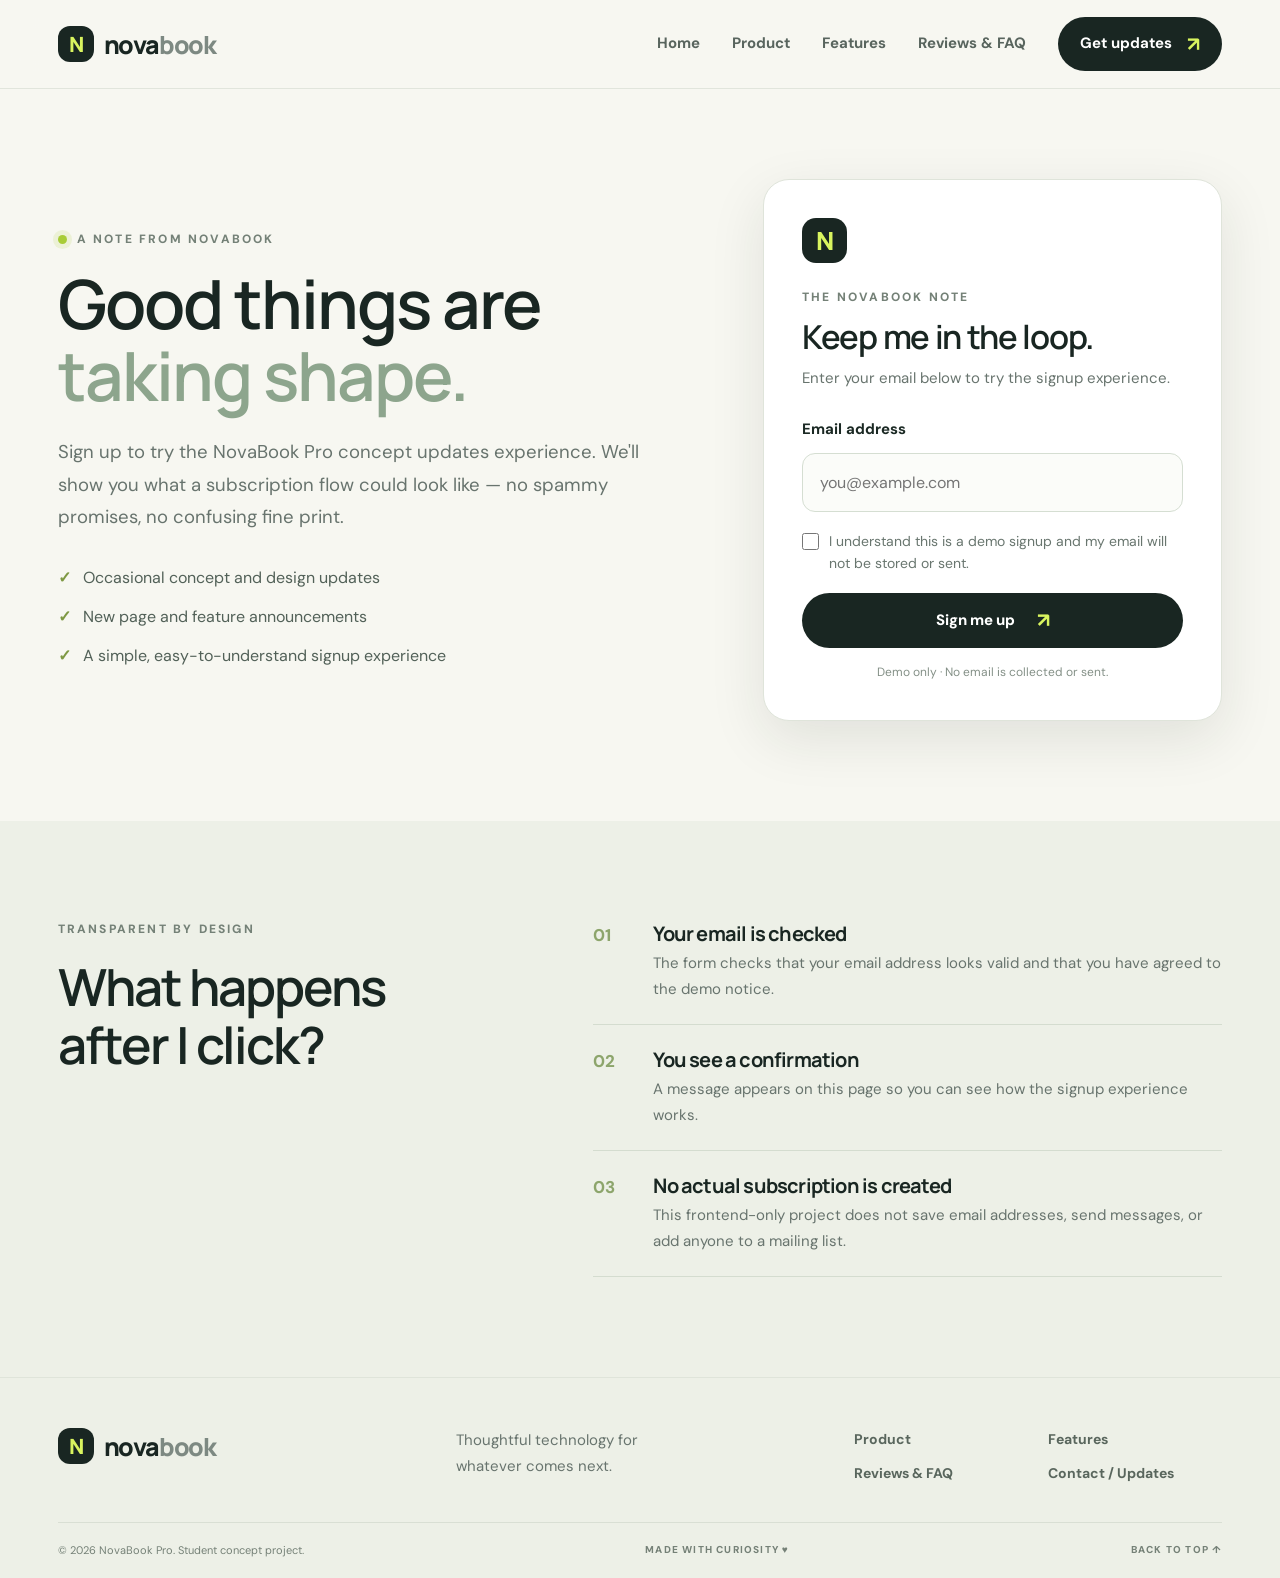
<file: updates.html>
<!DOCTYPE html>
<html lang="en">
<head>
    <meta charset="UTF-8">
    <meta name="viewport" content="width=device-width, initial-scale=1.0">
    <meta name="description" content="Sign up for NovaBook Pro concept updates.">

    <title>Product Updates — NovaBook Pro</title>

    <link rel="preconnect" href="https://fonts.googleapis.com">
    <link rel="preconnect" href="https://fonts.gstatic.com" crossorigin>

    <link
        href="https://fonts.googleapis.com/css2?family=DM+Sans:wght@400;500;600;700&family=Manrope:wght@400;500;600;700;800&display=swap"
        rel="stylesheet"
    >

    <link rel="stylesheet" href="style.css">
    <script src="script.js" defer></script>
</head>

<body id="top">

    <header class="site-header">
        <div class="container nav-wrap">

            <a class="brand" href="index.html">
                <span class="brand-mark">N</span>
                <span>nova<span class="brand-muted">book</span></span>
            </a>

            <button
                class="menu-toggle"
                type="button"
                aria-label="Open navigation"
                aria-expanded="false"
                aria-controls="main-navigation"
            >
                <span></span>
                <span></span>
            </button>

            <nav class="site-nav" id="main-navigation" aria-label="Main navigation">
                <a href="index.html">Home</a>
                <a href="product.html">Product</a>
                <a href="features.html">Features</a>
                <a href="reviews.html">Reviews &amp; FAQ</a>
                <a class="nav-cta active" href="updates.html">
                    Get updates <span>↗</span>
                </a>
            </nav>

        </div>
    </header>

    <main>

        <section class="updates-hero section-space">
            <div class="container updates-grid">

                <div class="updates-intro">
                    <p class="eyebrow">
                        <span class="eyebrow-dot"></span>
                        A note from NovaBook
                    </p>

                    <h1>
                        Good things are
                        <span>taking shape.</span>
                    </h1>

                    <p class="lead">
                        Sign up to try the NovaBook Pro concept updates
                        experience. We'll show you what a subscription
                        flow could look like — no spammy promises,
                        no confusing fine print.
                    </p>

                    <ul class="check-list">
                        <li>
                            <span>✓</span>
                            Occasional concept and design updates
                        </li>
                        <li>
                            <span>✓</span>
                            New page and feature announcements
                        </li>
                        <li>
                            <span>✓</span>
                            A simple, easy-to-understand signup experience
                        </li>
                    </ul>
                </div>

                <div class="signup-card">

                    <div class="signup-symbol">N</div>

                    <p class="eyebrow">THE NOVABOOK NOTE</p>

                    <h2>Keep me in the loop.</h2>

                    <p class="body-copy">
                        Enter your email below to try the signup experience.
                    </p>

                    <form id="updates-form" novalidate>

                        <label for="email">Email address</label>

                        <input
                            type="email"
                            id="email"
                            name="email"
                            placeholder="you@example.com"
                            autocomplete="email"
                            aria-describedby="form-message"
                            required
                        >

                        <label class="consent-label" for="consent">
                            <input
                                type="checkbox"
                                id="consent"
                                name="consent"
                                required
                            >

                            <span>
                                I understand this is a demo signup and
                                my email will not be stored or sent.
                            </span>
                        </label>

                        <button
                            class="button button-dark button-full"
                            type="submit"
                        >
                            Sign me up <span>↗</span>
                        </button>

                        <p
                            class="form-message"
                            id="form-message"
                            role="status"
                            aria-live="polite"
                        ></p>

                        <p class="signup-note">
                            Demo only · No email is collected or sent.
                        </p>

                    </form>

                </div>

            </div>
        </section>

        <section class="section-tint section-space">
            <div class="container updates-bottom">

                <div>
                    <p class="eyebrow">TRANSPARENT BY DESIGN</p>
                    <h2>What happens after I click?</h2>
                </div>

                <div class="steps">

                    <article>
                        <span>01</span>
                        <div>
                            <h3>Your email is checked</h3>
                            <p>
                                The form checks that your email address
                                looks valid and that you have agreed
                                to the demo notice.
                            </p>
                        </div>
                    </article>

                    <article>
                        <span>02</span>
                        <div>
                            <h3>You see a confirmation</h3>
                            <p>
                                A message appears on this page so you can
                                see how the signup experience works.
                            </p>
                        </div>
                    </article>

                    <article>
                        <span>03</span>
                        <div>
                            <h3>No actual subscription is created</h3>
                            <p>
                                This frontend-only project does not save
                                email addresses, send messages, or add
                                anyone to a mailing list.
                            </p>
                        </div>
                    </article>

                </div>
            </div>
        </section>

    </main>

    <footer class="site-footer">
        <div class="container footer-main">

            <a class="brand" href="index.html">
                <span class="brand-mark">N</span>
                <span>nova<span class="brand-muted">book</span></span>
            </a>

            <p>
                Thoughtful technology for<br>
                whatever comes next.
            </p>

            <div class="footer-links">
                <a href="product.html">Product</a>
                <a href="features.html">Features</a>
                <a href="reviews.html">Reviews &amp; FAQ</a>
                <a href="updates.html">Contact / Updates</a>
            </div>

        </div>

        <div class="container footer-bottom">
            <span>© 2026 NovaBook Pro. Student concept project.</span>
            <span>MADE WITH CURIOSITY ♥</span>
            <a href="#top" data-top>BACK TO TOP ↑</a>
        </div>
    </footer>

</body>
</html>
</file>
<file: style.css>
/* NovaBook Pro — shared multi-page design system */
:root {
  --cream: #f7f7f1;
  --paper: #ffffff;
  --tint: #edf0e7;
  --ink: #192622;
  --muted: #68746e;
  --line: #dfe4da;
  --lime: #d9f45f;
  --sage: #8ca56f;
  --radius: 28px;
  --shadow: 0 18px 55px rgba(25, 38, 34, .10);
}

* {
  box-sizing: border-box;
}

html {
  scroll-behavior: smooth;
  scroll-padding-top: 100px;
}

body {
  margin: 0;
  background: var(--cream);
  color: var(--ink);
  font-family: "DM Sans", sans-serif;
  font-size: 17px;
  line-height: 1.7;
  -webkit-font-smoothing: antialiased;
}

img {
  display: block;
  max-width: 100%;
}

a {
  color: inherit;
  text-decoration: none;
}

button,
input {
  font: inherit;
}

.container {
  width: min(1320px, calc(100% - 9vw));
  margin-inline: auto;
}

.section-space {
  padding-block: 100px;
}

.section-white {
  background: var(--paper);
}

.section-tint {
  background: var(--tint);
}

.site-header {
  position: sticky;
  top: 0;
  z-index: 20;
  background: rgba(247, 247, 241, .93);
  backdrop-filter: blur(16px);
  border-bottom: 1px solid rgba(223, 228, 218, .9);
}

.nav-wrap {
  min-height: 88px;
  display: flex;
  align-items: center;
  justify-content: space-between;
  gap: 28px;
}

.brand {
  display: inline-flex;
  align-items: center;
  gap: 10px;
  font: 800 25px/1 "Manrope", sans-serif;
  letter-spacing: -1.2px;
  white-space: nowrap;
}

.brand-mark {
  display: grid;
  place-items: center;
  width: 36px;
  height: 36px;
  background: var(--ink);
  color: var(--lime);
  border-radius: 12px;
  font-size: 21px;
  letter-spacing: -1px;
}

.brand-muted {
  color: #7d8982;
}

.site-nav {
  display: flex;
  align-items: center;
  gap: clamp(18px, 2.5vw, 38px);
  font-size: 15px;
  font-weight: 700;
  color: #59655e;
}

.site-nav>a:not(.nav-cta) {
  transition: color .2s ease;
}

.site-nav>a:hover,
.site-nav>a.active {
  color: var(--ink);
}

.nav-cta {
  display: inline-flex;
  align-items: center;
  gap: 15px;
  padding: 14px 22px;
  background: var(--ink);
  color: white !important;
  border-radius: 999px;
}

.nav-cta span,
.button span {
  color: var(--lime);
  font-size: 20px;
  line-height: 1;
}

.menu-toggle {
  display: none;
  border: 0;
  background: var(--ink);
  width: 44px;
  height: 44px;
  border-radius: 50%;
  padding: 12px;
  cursor: pointer;
}

.menu-toggle span {
  display: block;
  height: 2px;
  background: white;
  margin: 5px 0;
}

.hero {
  padding-top: 110px;
  padding-bottom: 36px;
}

.hero-grid {
  display: grid;
  grid-template-columns: .92fr 1.08fr;
  align-items: center;
  gap: clamp(48px, 7vw, 100px);
}

.hero-copy {
  max-width: 590px;
}

.eyebrow {
  display: flex;
  align-items: center;
  gap: 10px;
  margin: 0 0 20px;
  color: #748177;
  font-size: 12px;
  font-weight: 800;
  letter-spacing: 2.2px;
  line-height: 1.4;
  text-transform: uppercase;
}

.eyebrow-dot {
  width: 9px;
  height: 9px;
  flex: 0 0 auto;
  border-radius: 50%;
  background: #a8cc37;
  box-shadow: 0 0 0 5px rgba(168, 204, 55, .14);
}

h1,
h2,
h3,
p {
  margin-top: 0;
}

h1,
h2,
h3 {
  font-family: "Manrope", sans-serif;
  letter-spacing: -2px;
}

h1 {
  font-size: clamp(48px, 5.3vw, 78px);
  line-height: 1.06;
  font-weight: 600;
  margin-bottom: 25px;
}

h1 span,
h2 span {
  color: #8da58d;
}

h2 {
  font-size: clamp(36px, 4vw, 56px);
  line-height: 1.13;
  font-weight: 600;
  margin-bottom: 22px;
}

h3 {
  font-size: 25px;
  line-height: 1.25;
  letter-spacing: -.8px;
  margin-bottom: 12px;
}

.lead {
  color: var(--muted);
  font-size: clamp(18px, 1.45vw, 21px);
  line-height: 1.75;
  max-width: 650px;
  margin-bottom: 30px;
}

.narrow {
  max-width: 720px;
}

.body-copy {
  color: var(--muted);
  font-size: 17px;
  line-height: 1.8;
}

.button-row {
  display: flex;
  align-items: center;
  flex-wrap: wrap;
  gap: 26px;
  margin-top: 34px;
}

.button {
  min-height: 54px;
  display: inline-flex;
  justify-content: center;
  align-items: center;
  gap: 22px;
  padding: 15px 25px;
  border: 0;
  border-radius: 999px;
  font-size: 15px;
  font-weight: 800;
  cursor: pointer;
  transition: transform .2s ease, background .2s ease;
}

.button:hover {
  transform: translateY(-2px);
}

.button-dark {
  background: var(--ink);
  color: white;
}

.button-dark:hover {
  background: #2b3b34;
}

.button-lime {
  background: var(--lime);
  color: var(--ink);
}

.button-lime span {
  color: var(--ink);
}

.button-outline-light {
  border: 1px solid rgba(255, 255, 255, .35);
  color: white;
}

.button-full {
  width: 100%;
}

.text-link {
  display: inline-flex;
  align-items: center;
  gap: 12px;
  font-size: 15px;
  font-weight: 800;
  color: #425148;
}

.text-link:hover {
  color: #7a9631;
}

.hero-note {
  display: flex;
  align-items: center;
  gap: 17px;
  margin-top: 48px;
}

.avatar-stack {
  display: flex;
  padding-left: 0;
}

.avatar-stack span {
  display: grid;
  place-items: center;
  width: 34px;
  height: 34px;
  margin-left: -5px;
  border: 2px solid var(--cream);
  border-radius: 50%;
  background: #f1c9ad;
  font-size: 11px;
  font-weight: 800;
}

.avatar-stack span:nth-child(2) {
  background: #d1dcef;
}

.avatar-stack span:nth-child(3) {
  background: #d9e6b5;
}

.avatar-stack span:nth-child(4) {
  background: var(--ink);
  color: white;
}

.hero-note strong {
  font-size: 14px;
}

.hero-note p {
  margin: 1px 0 0;
  color: var(--muted);
  font-size: 14px;
}

.hero-visual {
  position: relative;
  padding-bottom: 38px;
}

.hero-image {
  position: relative;
  z-index: 1;
  width: 100%;
  height: clamp(360px, 35vw, 520px);
  object-fit: cover;
  border-radius: 28px;
}

.orb {
  position: absolute;
  z-index: 0;
  width: 72%;
  aspect-ratio: 1;
  border-radius: 50%;
  background: #e1e8d8;
  top: 8%;
  left: 20%;
  transform: translateY(5%);
}

.floating-label {
  position: absolute;
  z-index: 2;
  display: flex;
  align-items: center;
  gap: 12px;
  background: white;
  border-radius: 18px;
  padding: 14px 18px;
  box-shadow: var(--shadow);
  font-size: 13px;
  font-weight: 800;
}

.label-top {
  top: -16px;
  left: -12px;
}

.label-top>span {
  color: #8eab35;
  font-size: 20px;
}

.label-bottom {
  right: -12px;
  bottom: 64px;
  gap: 13px;
}

.label-bottom small {
  display: block;
  font-size: 12px;
  font-weight: 500;
  color: var(--muted);
}

.label-icon {
  display: grid;
  place-items: center;
  width: 36px;
  height: 36px;
  border-radius: 12px;
  background: #edf4d9;
  font-size: 22px;
}

.image-caption {
  position: absolute;
  left: 0;
  bottom: 0;
  margin: 0;
  font-size: 10px;
  letter-spacing: 2px;
  color: #7b887e;
}

.hero-bottomline {
  display: flex;
  align-items: center;
  gap: 22px;
  margin-top: 50px;
  color: #7d897f;
  font-size: 10px;
  font-weight: 800;
  letter-spacing: 1.8px;
}

.hero-bottomline i {
  flex: 1;
  height: 1px;
  background: #d7ddd2;
}

.hero-bottomline a {
  white-space: nowrap;
}

.ticker {
  background: #edf0e7;
  border-block: 1px solid #e1e5dc;
}

.ticker-inner {
  min-height: 76px;
  display: flex;
  align-items: center;
  justify-content: space-between;
  gap: 24px;
}

.ticker-inner>span {
  font-size: 11px;
  letter-spacing: 1.6px;
  font-weight: 800;
  color: #78847a;
}

.ticker-inner strong {
  font-size: 15px;
}

.section-heading {
  display: flex;
  align-items: end;
  justify-content: space-between;
  gap: 32px;
  margin-bottom: 42px;
}

.section-heading .eyebrow {
  margin-bottom: 15px;
}

.section-heading h2 {
  margin-bottom: 0;
}

.feature-grid {
  display: grid;
  grid-template-columns: repeat(3, 1fr);
  gap: 20px;
}

.feature-card {
  min-height: 300px;
  padding: 32px;
  border: 1px solid var(--line);
  background: var(--cream);
  border-radius: 24px;
}

.feature-card p:not(.card-kicker) {
  color: var(--muted);
  margin-bottom: 0;
  font-size: 16px;
  line-height: 1.75;
}

.feature-icon {
  display: grid;
  place-items: center;
  width: 48px;
  height: 48px;
  margin-bottom: 28px;
  border-radius: 16px;
  background: #e7edda;
  color: #7e9843;
  font-size: 25px;
}

.card-kicker {
  color: #879287;
  font-size: 11px;
  letter-spacing: 1.7px;
  font-weight: 800;
  margin-bottom: 9px;
}

.feature-card-dark {
  background: var(--ink);
  border-color: var(--ink);
  color: white;
}

.feature-card-dark p:not(.card-kicker) {
  color: #c4cdc5;
}

.feature-card-dark .feature-icon {
  background: #314239;
  color: var(--lime);
}

.split-panel {
  display: grid;
  grid-template-columns: 1fr .8fr;
  gap: 12%;
  align-items: center;
  padding-block: 20px;
}

.split-panel .lead {
  max-width: 520px;
}

.stat-list {
  border-top: 1px solid var(--line);
}

.stat-list>div {
  display: grid;
  grid-template-columns: 55px 1fr;
  gap: 0 15px;
  padding: 22px 0;
  border-bottom: 1px solid var(--line);
}

.stat-list strong {
  grid-row: span 2;
  color: #91a56f;
  font-size: 17px;
}

.stat-list span {
  font-size: 17px;
  font-weight: 800;
}

.stat-list p {
  margin: 3px 0 0;
  color: var(--muted);
  font-size: 15px;
}

.cta-band {
  display: grid;
  grid-template-columns: 1fr .8fr;
  align-items: center;
  gap: 50px;
  margin-block: 80px;
  padding: 60px;
  min-height: 360px;
  background: var(--ink);
  color: white;
  border-radius: 30px;
  overflow: hidden;
}

.cta-band h2 {
  max-width: 640px;
  font-size: clamp(36px, 4vw, 54px);
}

.cta-band h2 span {
  color: var(--lime);
}

.cta-band p:not(.eyebrow) {
  color: #c4cec7;
  max-width: 570px;
  font-size: 17px;
}

.cta-band .eyebrow {
  color: #bac5bc;
}

.cta-band img {
  width: 100%;
  height: 260px;
  object-fit: cover;
  border-radius: 18px;
  opacity: .88;
}

.site-footer {
  background: #edf0e7;
  border-top: 1px solid var(--line);
  padding-top: 40px;
}

.footer-main {
  display: grid;
  grid-template-columns: 1fr 1fr 1fr;
  align-items: start;
  gap: 30px;
  padding-block: 10px 36px;
}

.footer-main>p {
  color: var(--muted);
  margin: 0;
  font-size: 15px;
}

.footer-links {
  display: grid;
  grid-template-columns: 1fr 1fr;
  gap: 10px 20px;
  font-size: 14px;
  font-weight: 700;
  color: #59665d;
}

.footer-links a:hover {
  color: var(--ink);
}

.footer-bottom {
  display: flex;
  justify-content: space-between;
  gap: 20px;
  flex-wrap: wrap;
  border-top: 1px solid #d9dfd4;
  padding-block: 18px;
  color: #758177;
  font-size: 11px;
}

.footer-bottom span:nth-child(2),
.footer-bottom a {
  font-size: 10px;
  letter-spacing: 1.2px;
  font-weight: 800;
}

.page-hero {
  padding-bottom: 60px;
}

.page-hero h1 {
  max-width: 950px;
}

.page-hero .lead {
  margin-bottom: 0;
}

.product-image-wrap {
  position: relative;
}

.product-image-wrap img {
  width: 100%;
  height: clamp(330px, 45vw, 600px);
  object-fit: cover;
  border-radius: var(--radius);
}

.image-tag {
  position: absolute;
  bottom: 22px;
  left: 22px;
  background: white;
  border-radius: 999px;
  padding: 11px 17px;
  font-size: 11px;
  letter-spacing: 1.4px;
  font-weight: 800;
}

.product-details-grid {
  display: grid;
  grid-template-columns: 1fr 1fr;
  gap: 10%;
  align-items: start;
}

.product-details-grid .body-copy {
  margin-bottom: 24px;
}

.spec-grid {
  display: grid;
  grid-template-columns: repeat(4, 1fr);
  gap: 18px;
}

.spec-grid article {
  padding: 28px;
  background: var(--cream);
  border: 1px solid var(--line);
  border-radius: 20px;
}

.spec-grid article>span {
  display: inline-block;
  margin-bottom: 26px;
  color: #8ca36a;
  font-weight: 800;
  font-size: 14px;
}

.spec-grid h3 {
  font-size: 21px;
}

.spec-grid p {
  margin: 0;
  color: var(--muted);
  font-size: 15px;
  line-height: 1.7;
}

.feature-story {
  display: grid;
  grid-template-columns: 1.1fr .9fr;
  align-items: center;
  gap: 8%;
  padding-bottom: 100px;
}

.feature-story-image img {
  width: 100%;
  height: 470px;
  object-fit: cover;
  border-radius: var(--radius);
}

.feature-story-copy h2 {
  font-size: clamp(38px, 4vw, 54px);
}

.feature-story-copy .body-copy {
  margin-top: 20px;
}

.feature-grid-large {
  grid-template-columns: repeat(2, 1fr);
}

.feature-grid-large .feature-card {
  min-height: 270px;
}

.quote-panel {
  padding: 75px 0 95px;
  text-align: center;
}

.quote-panel .eyebrow {
  justify-content: center;
}

.quote-panel h2 {
  max-width: 850px;
  margin: 0 auto 28px;
}

.reviews-layout {
  display: grid;
  grid-template-columns: .8fr 1.2fr;
  gap: 10%;
}

.reviews-layout>div:first-child {
  align-self: start;
  position: sticky;
  top: 125px;
}

.review-list {
  display: grid;
  gap: 18px;
}

.review-card {
  padding: 28px 32px;
  background: var(--cream);
  border: 1px solid var(--line);
  border-radius: 22px;
}

.review-stars {
  color: #8da747;
  letter-spacing: 4px;
}

.review-card blockquote {
  margin: 15px 0 24px;
  font: 600 21px/1.55 "Manrope", sans-serif;
  letter-spacing: -.5px;
}

.review-person {
  display: flex;
  align-items: center;
  gap: 12px;
}

.person-dot {
  display: grid;
  place-items: center;
  width: 38px;
  height: 38px;
  border-radius: 50%;
  background: #dfe9ca;
  font-weight: 800;
}

.review-person strong,
.review-person small {
  display: block;
}

.review-person strong {
  font-size: 14px;
}

.review-person small {
  color: var(--muted);
  font-size: 12px;
}

.faq-layout {
  display: grid;
  grid-template-columns: .8fr 1.2fr;
  gap: 10%;
}

.faq-list details {
  border-bottom: 1px solid #d3dbcf;
}

.faq-list details:first-child {
  border-top: 1px solid #d3dbcf;
}

.faq-list summary {
  list-style: none;
  cursor: pointer;
  padding: 22px 0;
  display: flex;
  justify-content: space-between;
  gap: 20px;
  font-size: 17px;
  font-weight: 800;
}

.faq-list summary::-webkit-details-marker {
  display: none;
}

.faq-list summary span {
  color: #7e9843;
  font-size: 24px;
  line-height: 1;
  transition: transform .2s;
}

.faq-list details[open] summary span {
  transform: rotate(45deg);
}

.faq-list details p {
  max-width: 650px;
  color: var(--muted);
  padding: 0 35px 20px 0;
  margin: 0;
  font-size: 16px;
}

.updates-hero {
  padding-top: 90px;
}

.updates-grid {
  display: grid;
  grid-template-columns: 1fr .78fr;
  align-items: center;
  gap: 10%;
}

.updates-grid h1 {
  max-width: 700px;
}

.check-list {
  padding: 0;
  margin: 30px 0 0;
  list-style: none;
  display: grid;
  gap: 12px;
  color: #526158;
  font-size: 16px;
}

.check-list li {
  display: flex;
  gap: 12px;
  align-items: start;
}

.check-list li span {
  color: #7e9843;
  font-weight: 800;
}

.signup-card {
  background: white;
  padding: 38px;
  border-radius: 26px;
  box-shadow: var(--shadow);
  border: 1px solid var(--line);
}

.signup-symbol {
  display: grid;
  place-items: center;
  width: 45px;
  height: 45px;
  margin-bottom: 26px;
  background: var(--ink);
  color: var(--lime);
  border-radius: 14px;
  font: 800 25px "Manrope", sans-serif;
}

.signup-card .eyebrow {
  margin-bottom: 12px;
}

.signup-card h2 {
  font-size: 33px;
  letter-spacing: -1.3px;
  margin-bottom: 10px;
}

.signup-card .body-copy {
  font-size: 15px;
  margin-bottom: 25px;
}

.signup-card form>label:not(.consent-label) {
  display: block;
  font-size: 14px;
  font-weight: 800;
  margin-bottom: 8px;
}

.signup-card input[type="email"] {
  width: 100%;
  min-height: 54px;
  padding: 13px 15px;
  border: 1px solid #d4dcd1;
  border-radius: 12px;
  background: #fbfcf8;
  outline: none;
  margin-bottom: 16px;
}

.signup-card input[type="email"]:focus {
  border-color: #8ba45d;
  box-shadow: 0 0 0 3px rgba(139, 164, 93, .17);
}

.consent-label {
  display: flex;
  align-items: start;
  gap: 10px;
  color: var(--muted);
  font-size: 12px;
  line-height: 1.5;
  margin: 2px 0 20px;
}

.consent-label input {
  margin-top: 4px;
  accent-color: var(--ink);
}

.form-message {
  display: none;
  padding: 13px 14px;
  border-radius: 12px;
  font-size: 14px;
  line-height: 1.6;
  margin: 15px 0 0;
}

.form-message:not(:empty) {
  display: block;
}

.message-error {
  background: #fff0ed;
  color: #9b3428;
}

.message-success {
  background: #edf5dc;
  color: #355322;
}

.form-footnote {
  margin: 16px 0 0;
  text-align: center;
  color: #839087;
  font-size: 11px;
}

.updates-bottom {
  display: grid;
  grid-template-columns: .8fr 1.2fr;
  gap: 10%;
}

.steps {
  display: grid;
  gap: 22px;
}

.steps article {
  display: grid;
  grid-template-columns: 42px 1fr;
  gap: 18px;
  padding-bottom: 22px;
  border-bottom: 1px solid #d4dccf;
}

.steps article>span {
  color: #8da56c;
  font-weight: 800;
}

.steps h3 {
  font-size: 20px;
  margin-bottom: 5px;
}

.steps p {
  color: var(--muted);
  font-size: 15px;
  margin: 0;
}

@media (max-width: 980px) {
  .container {
    width: min(100% - 48px, 760px);
  }

  .section-space {
    padding-block: 76px;
  }

  .hero {
    padding-top: 75px;
  }

  .hero-grid,
  .split-panel,
  .cta-band,
  .product-details-grid,
  .feature-story,
  .reviews-layout,
  .faq-layout,
  .updates-grid,
  .updates-bottom {
    grid-template-columns: 1fr;
    gap: 42px;
  }

  .hero-copy {
    max-width: 760px;
  }

  .hero-image {
    height: 430px;
  }

  .hero-visual {
    margin-top: 10px;
  }

  .ticker-inner {
    flex-wrap: wrap;
    justify-content: flex-start;
    padding-block: 20px;
  }

  .ticker-inner>span {
    width: 100%;
  }

  .feature-grid {
    grid-template-columns: repeat(2, 1fr);
  }

  .spec-grid {
    grid-template-columns: repeat(2, 1fr);
  }

  .cta-band {
    padding: 42px;
  }

  .cta-band img {
    height: 300px;
  }

  .reviews-layout>div:first-child {
    position: static;
  }

  .feature-story-image img {
    height: 390px;
  }

  .updates-grid {
    gap: 48px;
  }
}

@media (max-width: 680px) {
  body {
    font-size: 16px;
  }

  .container {
    width: calc(100% - 36px);
  }

  .section-space {
    padding-block: 60px;
  }

  .nav-wrap {
    min-height: 74px;
  }

  .brand {
    font-size: 23px;
  }

  .brand-mark {
    width: 34px;
    height: 34px;
  }

  .menu-toggle {
    display: block;
  }

  .site-nav {
    display: none;
    position: absolute;
    top: 74px;
    left: 0;
    right: 0;
    padding: 20px 18px 24px;
    background: var(--cream);
    border-bottom: 1px solid var(--line);
    flex-direction: column;
    align-items: stretch;
    gap: 0;
    box-shadow: 0 20px 30px rgba(25, 38, 34, .08);
  }

  .site-nav.is-open {
    display: flex;
  }

  .site-nav>a:not(.nav-cta) {
    padding: 12px 4px;
  }

  .nav-cta {
    justify-content: center;
    margin-top: 10px;
  }

  h1 {
    font-size: clamp(43px, 12vw, 62px);
    letter-spacing: -2.6px;
  }

  .hero {
    padding-top: 56px;
  }

  .hero-grid {
    gap: 38px;
  }

  .lead {
    font-size: 17px;
    line-height: 1.7;
  }

  .button-row {
    gap: 18px;
    align-items: flex-start;
    flex-direction: column;
  }

  .button {
    min-height: 52px;
  }

  .hero-note {
    margin-top: 34px;
  }

  .hero-image {
    height: 300px;
    border-radius: 20px;
  }

  .floating-label {
    padding: 10px 12px;
    font-size: 11px;
    border-radius: 14px;
  }

  .label-top {
    left: -5px;
  }

  .label-bottom {
    right: -4px;
    bottom: 58px;
  }

  .label-icon {
    width: 30px;
    height: 30px;
  }

  .hero-bottomline {
    margin-top: 32px;
    gap: 12px;
    font-size: 8px;
    letter-spacing: 1px;
  }

  .hero-bottomline a {
    max-width: 110px;
    text-align: right;
  }

  .ticker-inner {
    gap: 13px 22px;
  }

  .ticker-inner strong {
    font-size: 13px;
  }

  .section-heading {
    align-items: flex-start;
    flex-direction: column;
    gap: 18px;
    margin-bottom: 30px;
  }

  .feature-grid,
  .feature-grid-large,
  .spec-grid {
    grid-template-columns: 1fr;
  }

  .feature-card {
    min-height: auto;
    padding: 27px;
  }

  .feature-icon {
    margin-bottom: 20px;
  }

  .split-panel {
    gap: 25px;
  }

  .cta-band {
    margin-block: 48px;
    padding: 28px 23px;
    border-radius: 22px;
    gap: 28px;
  }

  .cta-band h2 {
    font-size: 36px;
  }

  .cta-band img {
    height: 220px;
  }

  .footer-main {
    grid-template-columns: 1fr 1fr;
    gap: 25px 15px;
  }

  .footer-main>p {
    font-size: 14px;
  }

  .footer-links {
    grid-column: 1 / -1;
  }

  .footer-bottom {
    flex-direction: column;
    gap: 8px;
  }

  .page-hero {
    padding-bottom: 35px;
  }

  .product-image-wrap img {
    height: 300px;
    border-radius: 20px;
  }

  .image-tag {
    bottom: 12px;
    left: 12px;
    font-size: 9px;
  }

  .product-details-grid {
    gap: 18px;
  }

  .feature-story {
    gap: 30px;
    padding-bottom: 60px;
  }

  .feature-story-image img {
    height: 290px;
    border-radius: 20px;
  }

  .quote-panel {
    padding: 60px 0;
  }

  .review-card {
    padding: 24px;
  }

  .review-card blockquote {
    font-size: 18px;
  }

  .faq-list summary {
    font-size: 15px;
    padding: 18px 0;
  }

  .updates-hero {
    padding-top: 55px;
  }

  .signup-card {
    padding: 26px 22px;
  }

  .signup-card h2 {
    font-size: 30px;
  }

  .updates-bottom {
    gap: 28px;
  }
}

@media (prefers-reduced-motion: reduce) {
  html {
    scroll-behavior: auto;
  }

  *,
  *::before,
  *::after {
    transition-duration: .01ms !important;
    animation-duration: .01ms !important;
  }
}

/* ========================================
   NOVABOOK UPDATES FORM FIX
   ======================================== */

.signup-card form > label:first-child {
    display: block;
    margin: 22px 0 10px;
    color: #1b2924;
    font-size: 15px;
    font-weight: 700;
}

.signup-card input[type="email"] {
    display: block;
    width: 100%;
    min-height: 58px;
    padding: 15px 17px;
    border: 1px solid #d5ded2;
    border-radius: 13px;
    background: #fbfcf9;
    color: #1b2924;
    font: inherit;
    font-size: 16px;
    transition: border-color 0.2s ease, box-shadow 0.2s ease;
}

.signup-card input[type="email"]:focus {
    outline: none;
    border-color: #8ca66a;
    box-shadow: 0 0 0 4px rgba(140, 166, 106, 0.16);
}

.consent-label {
    display: flex;
    align-items: flex-start;
    gap: 10px;
    margin: 18px 0;
    color: #69766f;
    font-size: 14px;
    line-height: 1.6;
    cursor: pointer;
}

.consent-label input[type="checkbox"] {
    width: 17px;
    height: 17px;
    flex-shrink: 0;
    margin: 3px 0 0;
    accent-color: #a9c63c;
    cursor: pointer;
}

.button-full {
    width: 100%;
}

.form-message {
    display: none;
    padding: 14px 16px;
    margin: 16px 0 0;
    border-radius: 12px;
    font-size: 15px;
    line-height: 1.65;
    overflow-wrap: anywhere;
}

.form-message.message-error,
.form-message.message-success {
    display: block;
}

.form-message.message-error {
    color: #922f2f;
    background: #fff0ed;
    border: 1px solid #f3d2cb;
}

.form-message.message-success {
    color: #36572c;
    background: #edf5df;
    border: 1px solid #dce9c9;
}

.signup-note {
    margin: 15px 0 0;
    color: #849087;
    font-size: 12px;
    line-height: 1.6;
    text-align: center;
}

@media (max-width: 600px) {
    .signup-card {
        padding: 25px 20px;
    }

    .signup-card h2 {
        font-size: clamp(25px, 7vw, 34px);
    }

    .signup-card input[type="email"] {
        min-height: 54px;
        font-size: 16px;
    }

    .form-message {
        font-size: 14px;
    }
}
</file>
